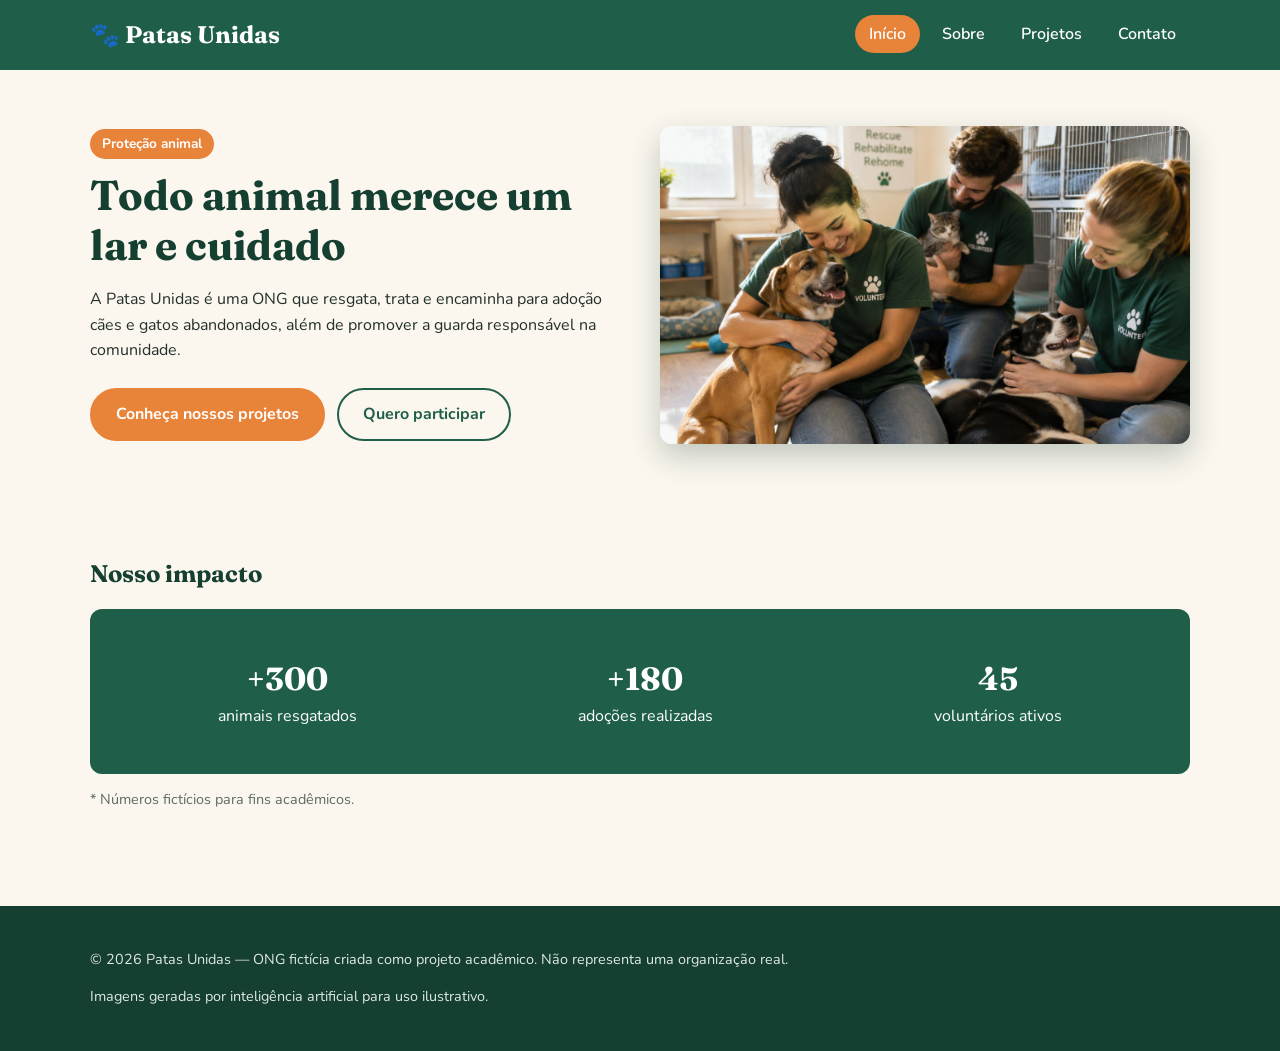
<file: Site entrega/Ong/index.html>
<html lang="pt-BR">
<head>
  <meta charset="UTF-8">
  <meta name="viewport" content="width=device-width, initial-scale=1.0">
  <title>Início | ONG Patas Unidas</title>
  <link rel="preconnect" href="https://fonts.googleapis.com">
  <link href="https://fonts.googleapis.com/css2?family=Fraunces:wght@600;700&family=Nunito:wght@400;600;700&display=swap" rel="stylesheet">
  <link rel="stylesheet" href="estilos.css">
</head>
<body>
  <header class="cabecalho">
    <div class="container">
      <a href="index.html" class="logo">🐾 Patas Unidas</a>
      <nav class="menu" aria-label="Menu principal">
        <ul>
          <li><a href="index.html" aria-current="page">Início</a></li>
          <li><a href="sobre.html">Sobre</a></li>
          <li><a href="projetos.html">Projetos</a></li>
          <li><a href="contato.html">Contato</a></li>
        </ul>
      </nav>
    </div>
  </header>

  <main class="container">
    <section class="hero">
      <div class="hero-texto">
        <span class="etiqueta">Proteção animal</span>
        <h1>Todo animal merece um lar e cuidado</h1>
        <p>A Patas Unidas é uma ONG que resgata, trata e encaminha para adoção cães e gatos abandonados, além de promover a guarda responsável na comunidade.</p>
        <div class="acoes">
          <a href="projetos.html" class="botao">Conheça nossos projetos</a>
          <a href="contato.html" class="botao botao-secundario">Quero participar</a>
        </div>
      </div>
      <div class="hero-imagem">
        <img src="hero.jpg" alt="Voluntários abraçando cães e um gato resgatados no abrigo">
      </div>
    </section>

    <section class="secao">
      <h2>Nosso impacto</h2>
      <div class="numeros">
        <p><strong>+300</strong> animais resgatados</p>
        <p><strong>+180</strong> adoções realizadas</p>
        <p><strong>45</strong> voluntários ativos</p>
      </div>
      <p class="aviso">* Números fictícios para fins acadêmicos.</p>
    </section>
  </main>

  <footer class="rodape">
    <div class="container">
      <p>© 2026 Patas Unidas — ONG fictícia criada como projeto acadêmico. Não representa uma organização real.</p>
      <p>Imagens geradas por inteligência artificial para uso ilustrativo.</p>
    </div>
  </footer>
</body>
</html>
</file>
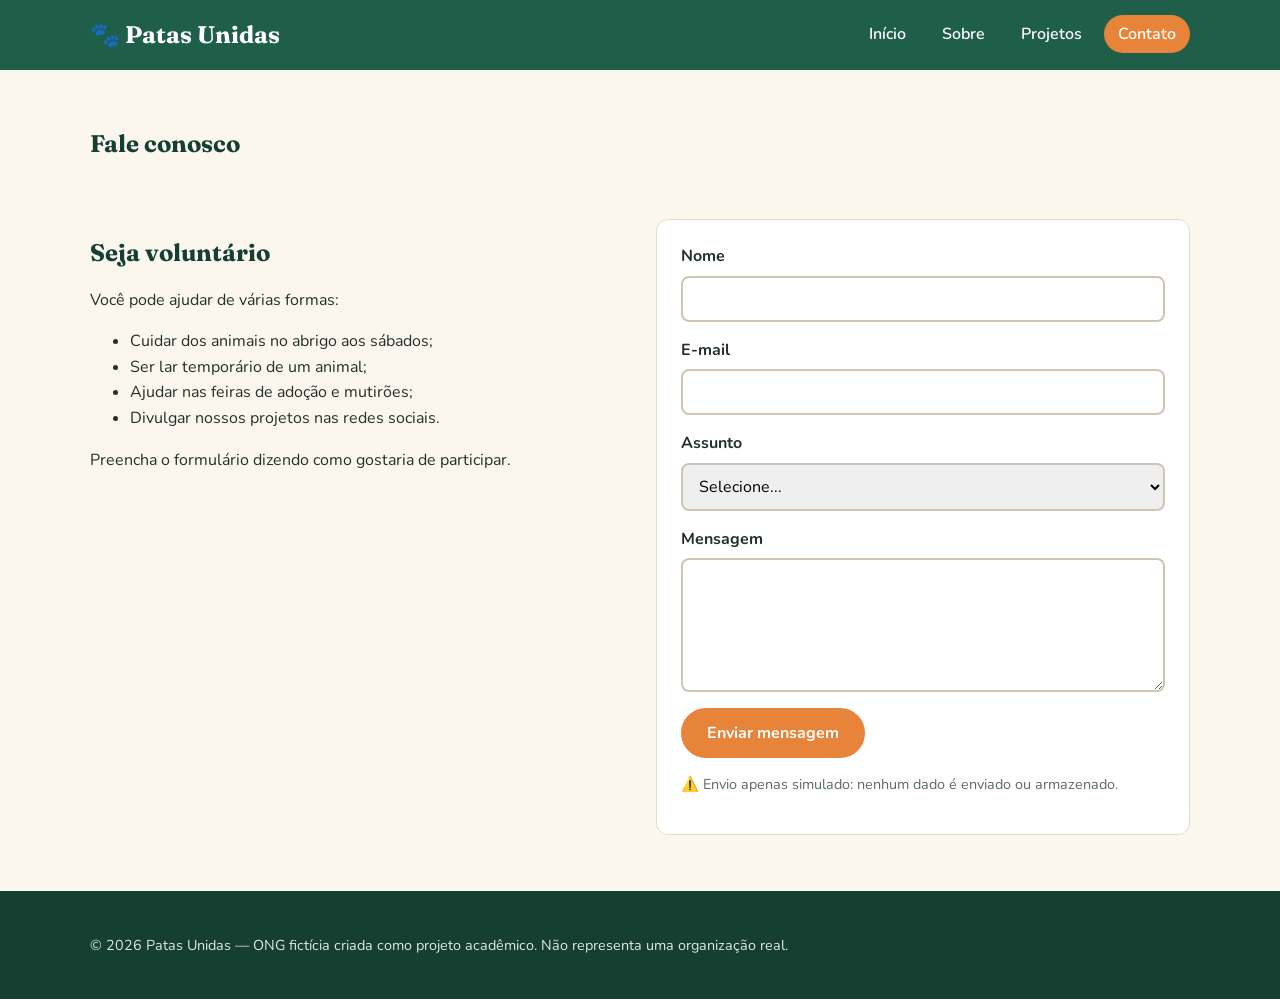
<file: Site entrega/Ong/contato.html>
<html lang="pt-BR">
<head>
  <meta charset="UTF-8">
  <meta name="viewport" content="width=device-width, initial-scale=1.0">
  <title>Contato | ONG Patas Unidas</title>
  <link rel="preconnect" href="https://fonts.googleapis.com">
  <link href="https://fonts.googleapis.com/css2?family=Fraunces:wght@600;700&family=Nunito:wght@400;600;700&display=swap" rel="stylesheet">
  <link rel="stylesheet" href="estilos.css">
</head>
<body>
  <header class="cabecalho">
    <div class="container">
      <a href="index.html" class="logo">🐾 Patas Unidas</a>
      <nav class="menu" aria-label="Menu principal">
        <ul>
          <li><a href="index.html">Início</a></li>
          <li><a href="sobre.html">Sobre</a></li>
          <li><a href="projetos.html">Projetos</a></li>
          <li><a href="contato.html" aria-current="page">Contato</a></li>
        </ul>
      </nav>
    </div>
  </header>

  <main class="container">
    <section class="secao">
      <h1>Fale conosco</h1>
    </section>

    <div class="layout-contato">
      <section>
        <h2>Seja voluntário</h2>
        <p>Você pode ajudar de várias formas:</p>
        <ul>
          <li>Cuidar dos animais no abrigo aos sábados;</li>
          <li>Ser lar temporário de um animal;</li>
          <li>Ajudar nas feiras de adoção e mutirões;</li>
          <li>Divulgar nossos projetos nas redes sociais.</li>
        </ul>
        <p>Preencha o formulário dizendo como gostaria de participar.</p>
      </section>

      <section>
        <form id="formContato" class="formulario" novalidate>
          <div class="campo">
            <label for="nome">Nome</label>
            <input type="text" id="nome" name="nome" required minlength="3">
          </div>
          <div class="campo">
            <label for="email">E-mail</label>
            <input type="email" id="email" name="email" required>
          </div>
          <div class="campo">
            <label for="assunto">Assunto</label>
            <select id="assunto" name="assunto" required>
              <option value="">Selecione...</option>
              <option value="voluntariado">Quero ser voluntário</option>
              <option value="adocao">Adoção</option>
              <option value="doacao">Doação</option>
              <option value="outro">Outro</option>
            </select>
          </div>
          <div class="campo">
            <label for="mensagem">Mensagem</label>
            <textarea id="mensagem" name="mensagem" rows="5" required minlength="10"></textarea>
          </div>
          <button type="submit" class="botao">Enviar mensagem</button>
          <p class="aviso">⚠️ Envio apenas simulado: nenhum dado é enviado ou armazenado.</p>

          <!-- Área onde o JavaScript mostra erro ou confirmação -->
          <div id="retorno" class="mensagem oculto" role="status" aria-live="polite"></div>
        </form>
      </section>
    </div>
  </main>

  <footer class="rodape">
    <div class="container">
      <p>© 2026 Patas Unidas — ONG fictícia criada como projeto acadêmico. Não representa uma organização real.</p>
    </div>
  </footer>

  <script src="formulario.js"></script>
</body>
</html>
</file>
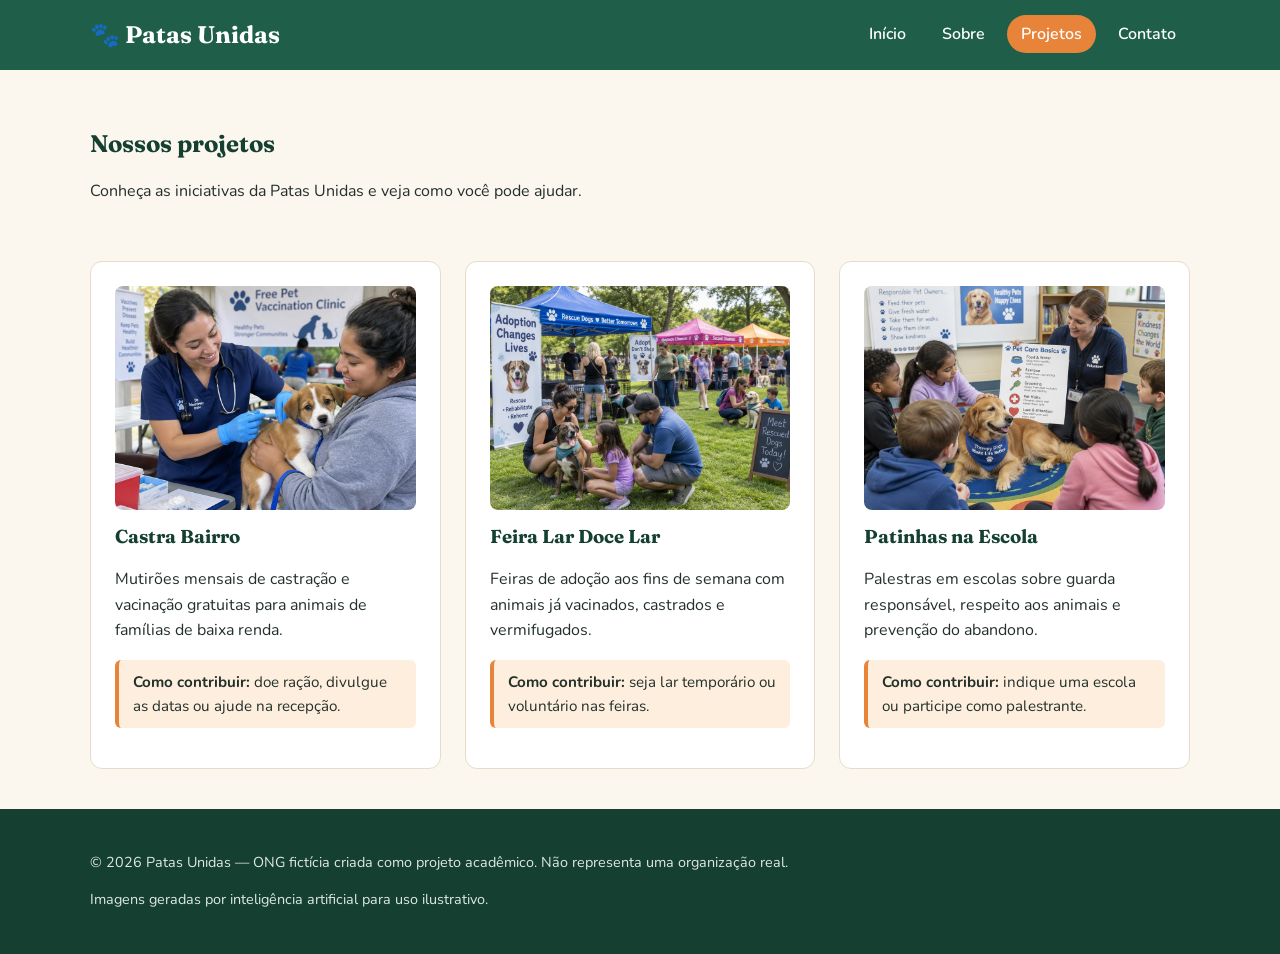
<file: Site entrega/Ong/projetos.html>
<html lang="pt-BR">
<head>
  <meta charset="UTF-8">
  <meta name="viewport" content="width=device-width, initial-scale=1.0">
  <title>Projetos | ONG Patas Unidas</title>
  <link rel="preconnect" href="https://fonts.googleapis.com">
  <link href="https://fonts.googleapis.com/css2?family=Fraunces:wght@600;700&family=Nunito:wght@400;600;700&display=swap" rel="stylesheet">
  <link rel="stylesheet" href="estilos.css">
</head>
<body>
  <header class="cabecalho">
    <div class="container">
      <a href="index.html" class="logo">🐾 Patas Unidas</a>
      <nav class="menu" aria-label="Menu principal">
        <ul>
          <li><a href="index.html">Início</a></li>
          <li><a href="sobre.html">Sobre</a></li>
          <li><a href="projetos.html" aria-current="page">Projetos</a></li>
          <li><a href="contato.html">Contato</a></li>
        </ul>
      </nav>
    </div>
  </header>

  <main class="container">
    <section class="secao">
      <h1>Nossos projetos</h1>
      <p>Conheça as iniciativas da Patas Unidas e veja como você pode ajudar.</p>
    </section>

    <section class="cartoes">
      <article class="cartao">
        <img src="castracao.jpg" alt="Veterinária vacinando um filhote no colo da tutora">
        <h3>Castra Bairro</h3>
        <p>Mutirões mensais de castração e vacinação gratuitas para animais de famílias de baixa renda.</p>
        <p class="contribua"><strong>Como contribuir:</strong> doe ração, divulgue as datas ou ajude na recepção.</p>
      </article>
      <article class="cartao">
        <img src="adocao.jpg" alt="Família conhecendo um cão resgatado em feira de adoção no parque">
        <h3>Feira Lar Doce Lar</h3>
        <p>Feiras de adoção aos fins de semana com animais já vacinados, castrados e vermifugados.</p>
        <p class="contribua"><strong>Como contribuir:</strong> seja lar temporário ou voluntário nas feiras.</p>
      </article>
      <article class="cartao">
        <img src="educacao.jpg" alt="Voluntária ensinando crianças sobre cuidados com animais ao lado de um cão">
        <h3>Patinhas na Escola</h3>
        <p>Palestras em escolas sobre guarda responsável, respeito aos animais e prevenção do abandono.</p>
        <p class="contribua"><strong>Como contribuir:</strong> indique uma escola ou participe como palestrante.</p>
      </article>
    </section>
  </main>

  <footer class="rodape">
    <div class="container">
      <p>© 2026 Patas Unidas — ONG fictícia criada como projeto acadêmico. Não representa uma organização real.</p>
      <p>Imagens geradas por inteligência artificial para uso ilustrativo.</p>
    </div>
  </footer>
</body>
</html>
</file>
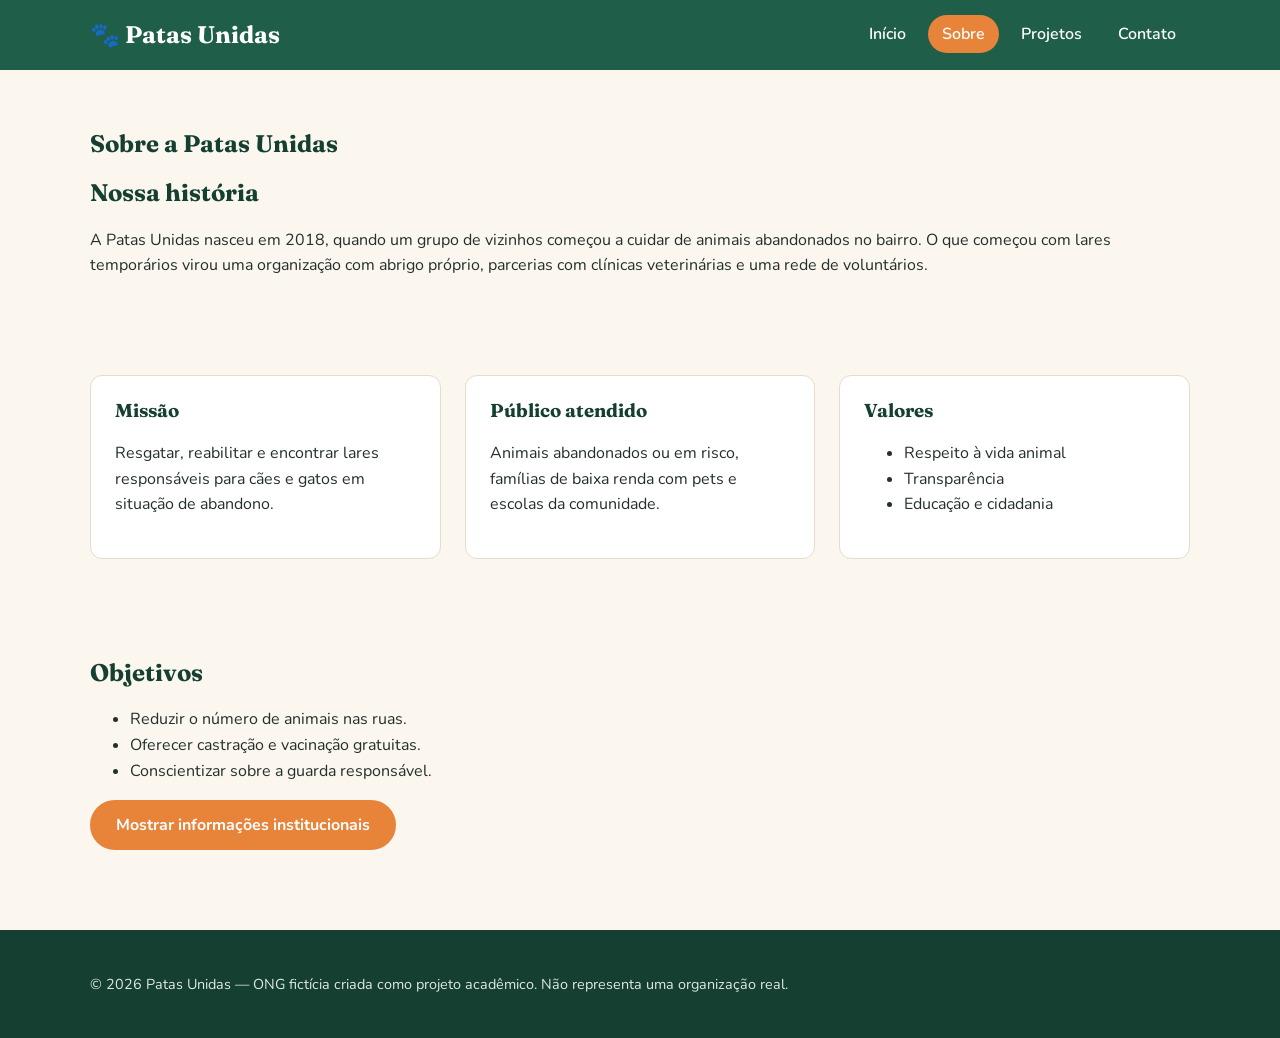
<file: Site entrega/Ong/sobre.html>
<html lang="pt-BR">
<head>
  <meta charset="UTF-8">
  <meta name="viewport" content="width=device-width, initial-scale=1.0">
  <title>Sobre | ONG Patas Unidas</title>
  <link rel="preconnect" href="https://fonts.googleapis.com">
  <link href="https://fonts.googleapis.com/css2?family=Fraunces:wght@600;700&family=Nunito:wght@400;600;700&display=swap" rel="stylesheet">
  <link rel="stylesheet" href="estilos.css">
</head>
<body>
  <header class="cabecalho">
    <div class="container">
      <a href="index.html" class="logo">🐾 Patas Unidas</a>
      <nav class="menu" aria-label="Menu principal">
        <ul>
          <li><a href="index.html">Início</a></li>
          <li><a href="sobre.html" aria-current="page">Sobre</a></li>
          <li><a href="projetos.html">Projetos</a></li>
          <li><a href="contato.html">Contato</a></li>
        </ul>
      </nav>
    </div>
  </header>

  <main class="container">
    <section class="secao">
      <h1>Sobre a Patas Unidas</h1>
      <h2>Nossa história</h2>
      <p>A Patas Unidas nasceu em 2018, quando um grupo de vizinhos começou a cuidar de animais abandonados no bairro. O que começou com lares temporários virou uma organização com abrigo próprio, parcerias com clínicas veterinárias e uma rede de voluntários.</p>
    </section>

    <section class="secao cartoes">
      <article class="cartao">
        <h3>Missão</h3>
        <p>Resgatar, reabilitar e encontrar lares responsáveis para cães e gatos em situação de abandono.</p>
      </article>
      <article class="cartao">
        <h3>Público atendido</h3>
        <p>Animais abandonados ou em risco, famílias de baixa renda com pets e escolas da comunidade.</p>
      </article>
      <article class="cartao">
        <h3>Valores</h3>
        <ul>
          <li>Respeito à vida animal</li>
          <li>Transparência</li>
          <li>Educação e cidadania</li>
        </ul>
      </article>
    </section>

    <section class="secao">
      <h2>Objetivos</h2>
      <ul>
        <li>Reduzir o número de animais nas ruas.</li>
        <li>Oferecer castração e vacinação gratuitas.</li>
        <li>Conscientizar sobre a guarda responsável.</li>
      </ul>

      <!-- Funcionalidade 2: botão que mostra/oculta informações -->
      <button type="button" id="botaoInfo" class="botao" aria-expanded="false" aria-controls="painelInfo">Mostrar informações institucionais</button>

      <div id="painelInfo" class="painel oculto">
        <h3>Informações institucionais</h3>
        <ul>
          <li><strong>Fundação:</strong> 2018</li>
          <li><strong>Endereço:</strong> Rua das Flores, 123 — São Paulo/SP (fictício)</li>
          <li><strong>Horário de visitas:</strong> sábados, das 9h às 13h</li>
          <li><strong>CNPJ:</strong> 00.000.000/0001-00 (fictício)</li>
        </ul>
      </div>
    </section>
  </main>

  <footer class="rodape">
    <div class="container">
      <p>© 2026 Patas Unidas — ONG fictícia criada como projeto acadêmico. Não representa uma organização real.</p>
    </div>
  </footer>

  <script src="script.js"></script>
</body>
</html>
</file>
<file: Site entrega/Ong/estilos.css>
/* ===== Patas Unidas — folha de estilos compartilhada ===== */

/* Variáveis de cores e fontes (identidade visual) */
:root {
  --verde: #1f5f4a;
  --verde-escuro: #143f31;
  --laranja: #e8833a;
  --creme: #fbf6ee;
  --texto: #23302b;
  --cinza: #5d6b65;
  --branco: #ffffff;
  --erro: #b3261e;
  --sucesso: #1e7a46;
  --raio: 12px;
}

/* box-sizing para todos os elementos */
*,
*::before,
*::after {
  box-sizing: border-box;
}

body {
  margin: 0;
  font-family: "Nunito", Arial, sans-serif;
  color: var(--texto);
  background: var(--creme);
  line-height: 1.6;
}

img {
  max-width: 100%;
  height: auto;
  display: block;
}

h1, h2, h3 {
  font-family: "Fraunces", Georgia, serif;
  color: var(--verde-escuro);
  line-height: 1.2;
}

a {
  color: var(--verde);
}

/* Foco visível para navegação por teclado */
a:focus-visible,
button:focus-visible,
input:focus-visible,
select:focus-visible,
textarea:focus-visible {
  outline: 3px solid var(--laranja);
  outline-offset: 2px;
}

.container {
  width: 90%;
  max-width: 1100px;
  margin: 0 auto;
}

/* ===== Cabeçalho e menu (Flexbox) ===== */
.cabecalho {
  background: var(--verde);
  padding: 16px 0;
}

.cabecalho .container {
  display: flex;
  justify-content: space-between;
  align-items: center;
  flex-wrap: wrap;
  gap: 12px;
}

.logo {
  color: var(--branco);
  font-family: "Fraunces", Georgia, serif;
  font-size: 1.5rem;
  font-weight: 700;
  text-decoration: none;
}

.menu ul {
  list-style: none;
  margin: 0;
  padding: 0;
  display: flex;
  gap: 8px;
  flex-wrap: wrap;
}

.menu a {
  color: var(--branco);
  text-decoration: none;
  padding: 8px 14px;
  border-radius: 999px;
  font-weight: 600;
}

.menu a:hover,
.menu a[aria-current="page"] {
  background: var(--laranja);
}

/* ===== Destaque (hero) ===== */
.hero {
  display: flex;
  align-items: center;
  gap: 40px;
  padding: 56px 0;
}

.hero-texto,
.hero-imagem {
  flex: 1;
}

.hero h1 {
  font-size: 2.6rem;
  margin: 0 0 16px;
}

.hero-imagem img {
  border-radius: var(--raio);
  box-shadow: 0 12px 30px rgba(20, 63, 49, 0.25);
}

.etiqueta {
  display: inline-block;
  background: var(--laranja);
  color: var(--branco);
  font-weight: 700;
  font-size: 0.85rem;
  padding: 4px 12px;
  border-radius: 999px;
  margin-bottom: 12px;
}

/* ===== Botões ===== */
.botao {
  display: inline-block;
  background: var(--laranja);
  color: var(--branco);
  border: 2px solid var(--laranja);
  padding: 12px 24px;
  border-radius: 999px;
  font-weight: 700;
  font-size: 1rem;
  text-decoration: none;
  cursor: pointer;
  font-family: inherit;
}

.botao:hover {
  background: #cf6d25;
}

.botao-secundario {
  background: transparent;
  color: var(--verde);
  border-color: var(--verde);
}

.botao-secundario:hover {
  background: var(--verde);
  color: var(--branco);
}

.acoes {
  display: flex;
  gap: 12px;
  flex-wrap: wrap;
  margin-top: 24px;
}

/* ===== Seções e cartões ===== */
.secao {
  padding: 40px 0;
}

.cartoes {
  display: flex;
  gap: 24px;
  flex-wrap: wrap;
}

.cartao {
  flex: 1 1 280px;
  background: var(--branco);
  border: 1px solid #e6dccb;
  border-radius: var(--raio);
  padding: 24px;
}

.cartao img {
  border-radius: 8px;
  margin-bottom: 16px;
}

.cartao h3 {
  margin-top: 0;
}

.contribua {
  background: #fdeedd;
  border-left: 4px solid var(--laranja);
  padding: 10px 14px;
  border-radius: 6px;
  font-size: 0.95rem;
}

.numeros {
  display: flex;
  justify-content: space-around;
  flex-wrap: wrap;
  gap: 20px;
  background: var(--verde);
  color: var(--branco);
  border-radius: var(--raio);
  padding: 28px;
  text-align: center;
}

.numeros strong {
  display: block;
  font-size: 2rem;
  font-family: "Fraunces", Georgia, serif;
}

/* ===== Interação: mostrar/ocultar ===== */
.painel {
  background: var(--branco);
  border: 1px solid #e6dccb;
  border-radius: var(--raio);
  padding: 20px 24px;
  margin-top: 16px;
}

.oculto {
  display: none;
}

/* ===== Formulário ===== */
.layout-contato {
  display: flex;
  gap: 32px;
  flex-wrap: wrap;
}

.layout-contato > * {
  flex: 1 1 320px;
}

.formulario {
  background: var(--branco);
  border-radius: var(--raio);
  padding: 24px;
  border: 1px solid #e6dccb;
}

.campo {
  margin-bottom: 16px;
}

.campo label {
  display: block;
  font-weight: 700;
  margin-bottom: 6px;
}

.campo input,
.campo select,
.campo textarea {
  width: 100%;
  padding: 10px 12px;
  border: 2px solid #cfc5b4;
  border-radius: 8px;
  font-family: inherit;
  font-size: 1rem;
}

.aviso {
  font-size: 0.9rem;
  color: var(--cinza);
}

.mensagem {
  margin-top: 16px;
  padding: 12px 16px;
  border-radius: 8px;
  font-weight: 600;
}

.mensagem.erro {
  background: #fde8e6;
  color: var(--erro);
  border: 1px solid var(--erro);
}

.mensagem.sucesso {
  background: #e3f4ea;
  color: var(--sucesso);
  border: 1px solid var(--sucesso);
}

/* ===== Rodapé ===== */
.rodape {
  background: var(--verde-escuro);
  color: #dfe9e4;
  padding: 28px 0;
  margin-top: 40px;
  font-size: 0.9rem;
}

.rodape a {
  color: #ffd2ad;
}

/* ===== Responsividade: celular (até 768px) ===== */
@media (max-width: 768px) {
  .hero {
    flex-direction: column;
    padding: 32px 0;
  }

  .hero h1 {
    font-size: 2rem;
  }

  .cabecalho .container {
    flex-direction: column;
    align-items: flex-start;
  }

  .menu a {
    padding: 6px 10px;
  }
}
</file>
